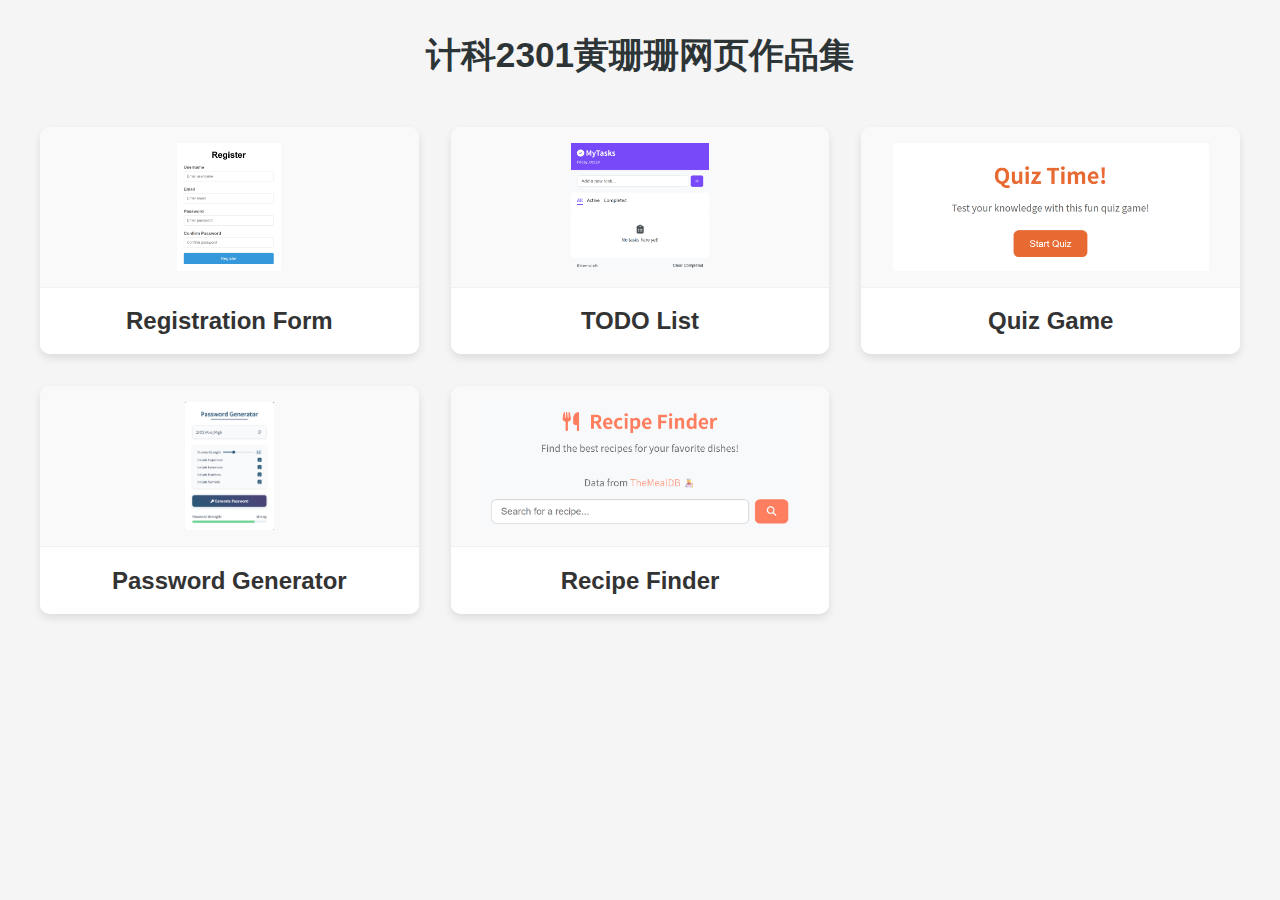
<file: index.html>
<!DOCTYPE html>
<html lang="en">
<head>
    <meta charset="UTF-8">
    <meta name="viewport" content="width=device-width, initial-scale=1.0">
    <title>网页作品集</title>
    <link rel="stylesheet" href="https://cdnjs.cloudflare.com/ajax/libs/font-awesome/6.7.2/css/all.min.css">
    <link rel="stylesheet" href="styles.css">
</head>
<body>
    <div class="container">
        <header>
            <h1>计科2301黄珊珊网页作品集</h1>
        </header>

        <div class="card-container">
            <!-- 注册表单 -->
            <div class="app-card" onclick="window.location.href='https://register-one-drab.vercel.app/'">
                <div class="app-screenshot">
                    <img src="photos/1.png" alt="Registration Form Screenshot">
                </div>
                <div class="app-name">
                    <h2>Registration Form</h2>
                </div>
            </div>

            <!-- 代办事项 -->
            <div class="app-card" onclick="window.location.href='https://todo-plum-ten-11.vercel.app/'">
                <div class="app-screenshot">
                    <img src="photos/2.png" alt="TODO List Screenshot">
                </div>
                <div class="app-name">
                    <h2>TODO List</h2>
                </div>
            </div>

            <!-- 测试题目 -->
            <div class="app-card" onclick="window.location.href='https://quiz-game-nine-alpha.vercel.app/'">
                <div class="app-screenshot">
                    <img src="photos/3.png" alt="Quiz Game Screenshot">
                </div>
                <div class="app-name">
                    <h2>Quiz Game</h2>
                </div>
            </div>

            <!-- 密码生成器 -->
            <div class="app-card" onclick="window.location.href='https://passward-generator-gilt.vercel.app/'">
                <div class="app-screenshot">
                    <img src="photos/4.png" alt="Password Generator Screenshot">
                </div>
                <div class="app-name">
                    <h2>Password Generator</h2>
                </div>
            </div>

            <!-- 菜谱搜索器 -->
            <div class="app-card" onclick="window.location.href='https://recipe-finder-beige-ten.vercel.app/'">
                <div class="app-screenshot">
                    <img src="photos/5.png" alt="Recipe Finder Screenshot">
                </div>
                <div class="app-name">
                    <h2>Recipe Finder</h2>
                </div>
            </div>
        </div>
    </div>
</body>
</html>
</file>
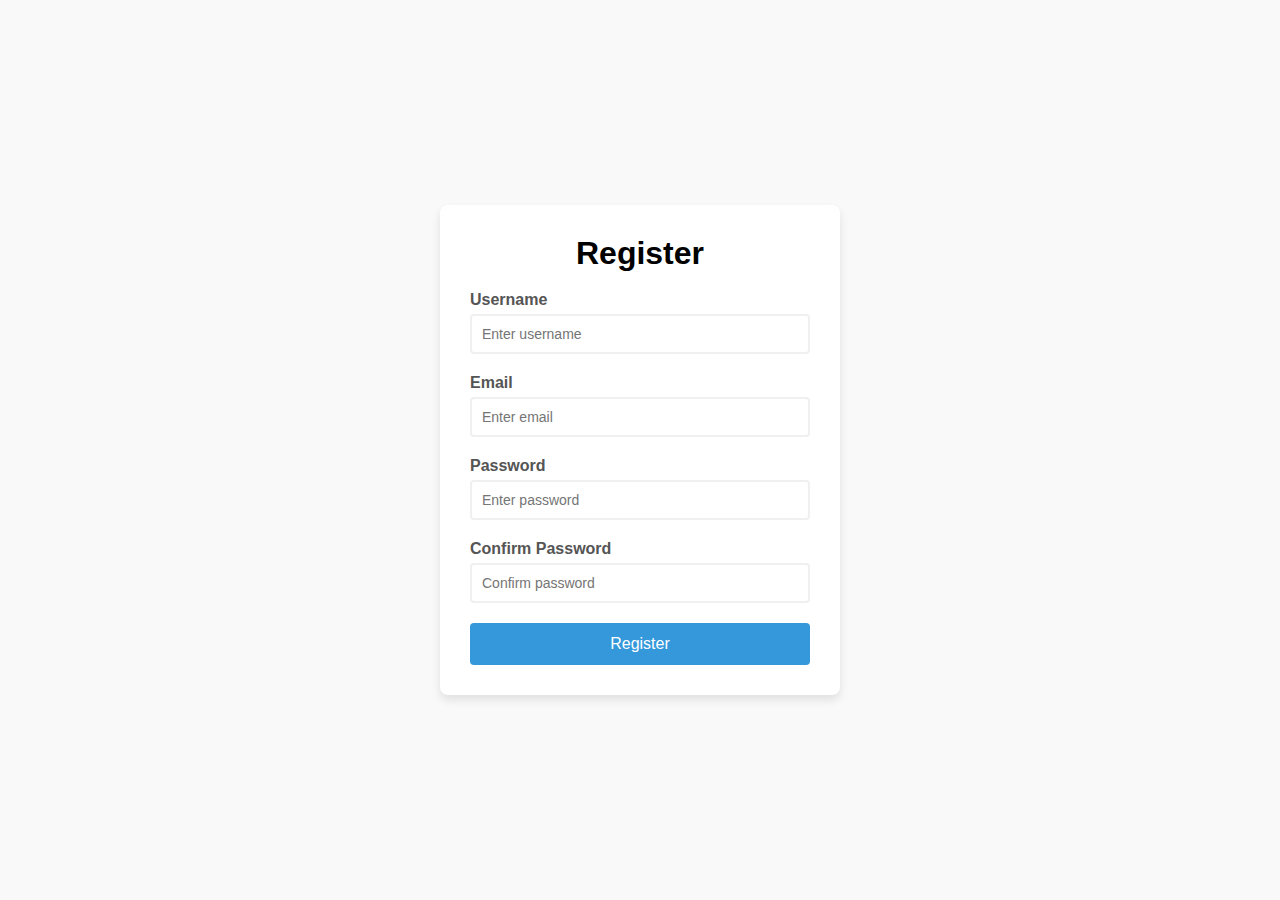
<file: 1register/index.html>
<!DOCTYPE html>
<html lang="en">
<head>
    <meta charset="UTF-8">
    <meta name="viewport" content="width=device-width, initial-scale=1.0">
    <title>New Form</title>
    <link rel="stylesheet" href="style.css"/>
</head>
<body>
    <div class ="container">
        <form id="registration-form">
            <h1>Register</h1>
            <div class="form-item">
                <label for="username">Username</label>
                <input type="text" id="username" name="username" placeholder="Enter username">
                <small></small>
            </div>
            <div class="form-item">
                <label for="email">Email</label>
                <input type="email" id="email" name="email" placeholder="Enter email">
                <small></small>
            </div>
            <div class="form-item">
                <label for="password">Password</label>
                <input type="password" id="password" name="password" placeholder="Enter password">
                <small></small>
            </div>
            <div class="form-item">
                <label for="confirm-password">Confirm Password</label>
                <input type="password" id="confirm-password" name="confirm-password" placeholder="Confirm password">
                <small></small>
            </div>
            <button type="submit">Register</button>

        </form>
        <div id="message"></div>
    </div>
    <script src="script.js"></script>
</body>
</html>
</file>
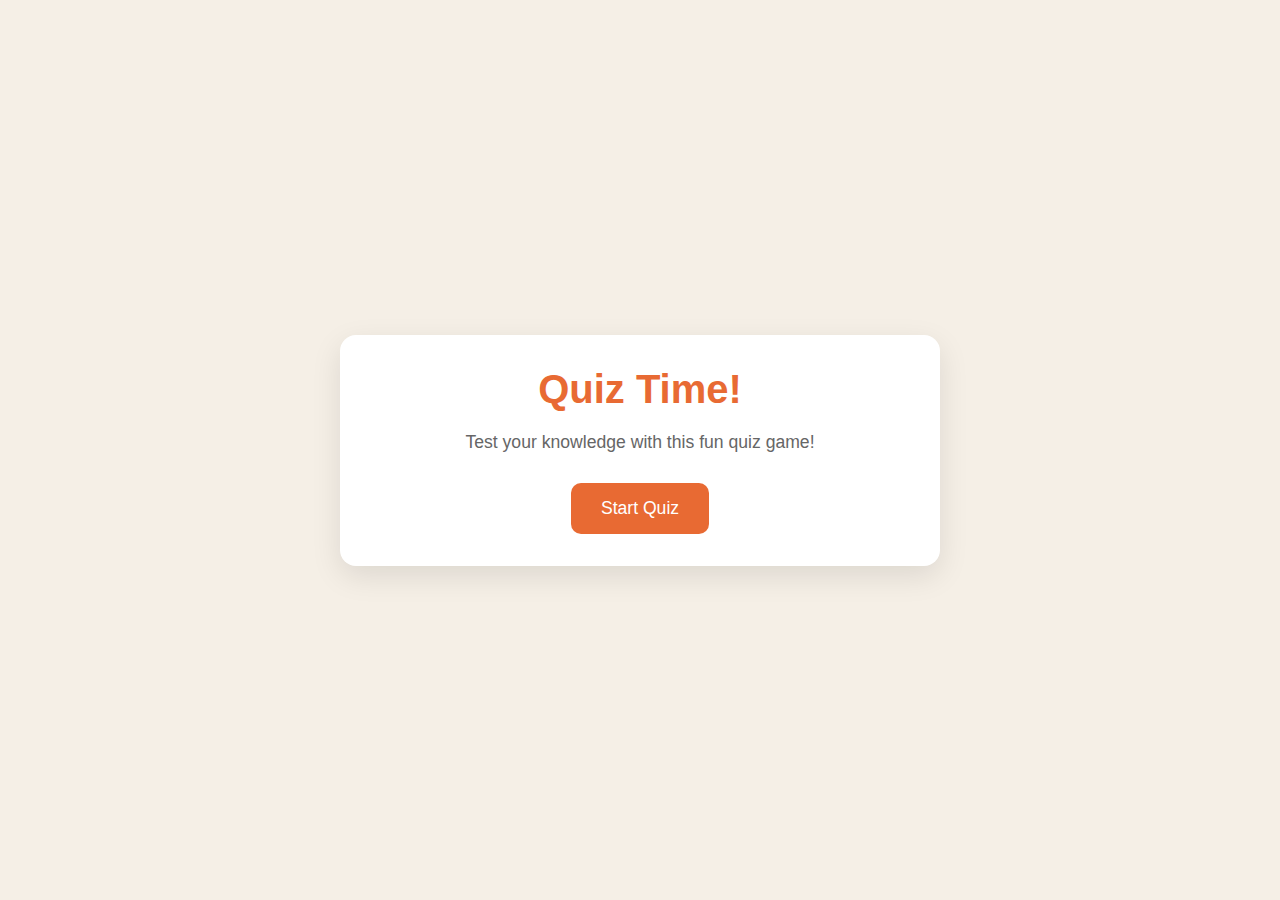
<file: 3Quiz Game/index.html>
<!DOCTYPE html>
<html lang="en">
<head>
    <meta charset="UTF-8">
    <meta name="viewport" content="width=device-width, initial-scale=1.0">
    <title>Quiz Game</title>
    <link rel="stylesheet" href="style.css">
</head>
<body>
    <div class ="container">
        <div class="screen active" id="start-screen">
            <h1>Quiz Time!</h1>
            <p>Test your knowledge with this fun quiz game!</p>
            <button id="start-btn">Start Quiz</button>
        </div>

        <div class="screen" id="quiz-screen">
            <div class ="quiz-header">
                <h2 id="question-text">Question goes here</h2>
                <div class ="quiz-info">
                    <p>Question <span id="current-question">1</span> of <span id="total-questions">5</span></p>
                    <p>Score: <span id="score">0</span></p>
                </div>
            </div>

            <div class ="answers-container" id="answers-container">
            </div>

            <div class ="progress-bar">
                <div class ="progress" id="progress"></div>
            </div>
        </div>

        <div class ="screen" id="result-screen">
            <h1>Quiz Result!</h1>
            <div class ="result-info">
                <p>Your final score is <span id="final-score">0</span> out of <span id="max-score">5</span></p>
                <div id="result-message" class ="result-message">
                    Good job!  
                </div>
            </div>
            <button id="restart-btn">Restart Quiz</button>
        </div>
    </div>
    <script src="script.js"></script>
</body>
</html>
</file>
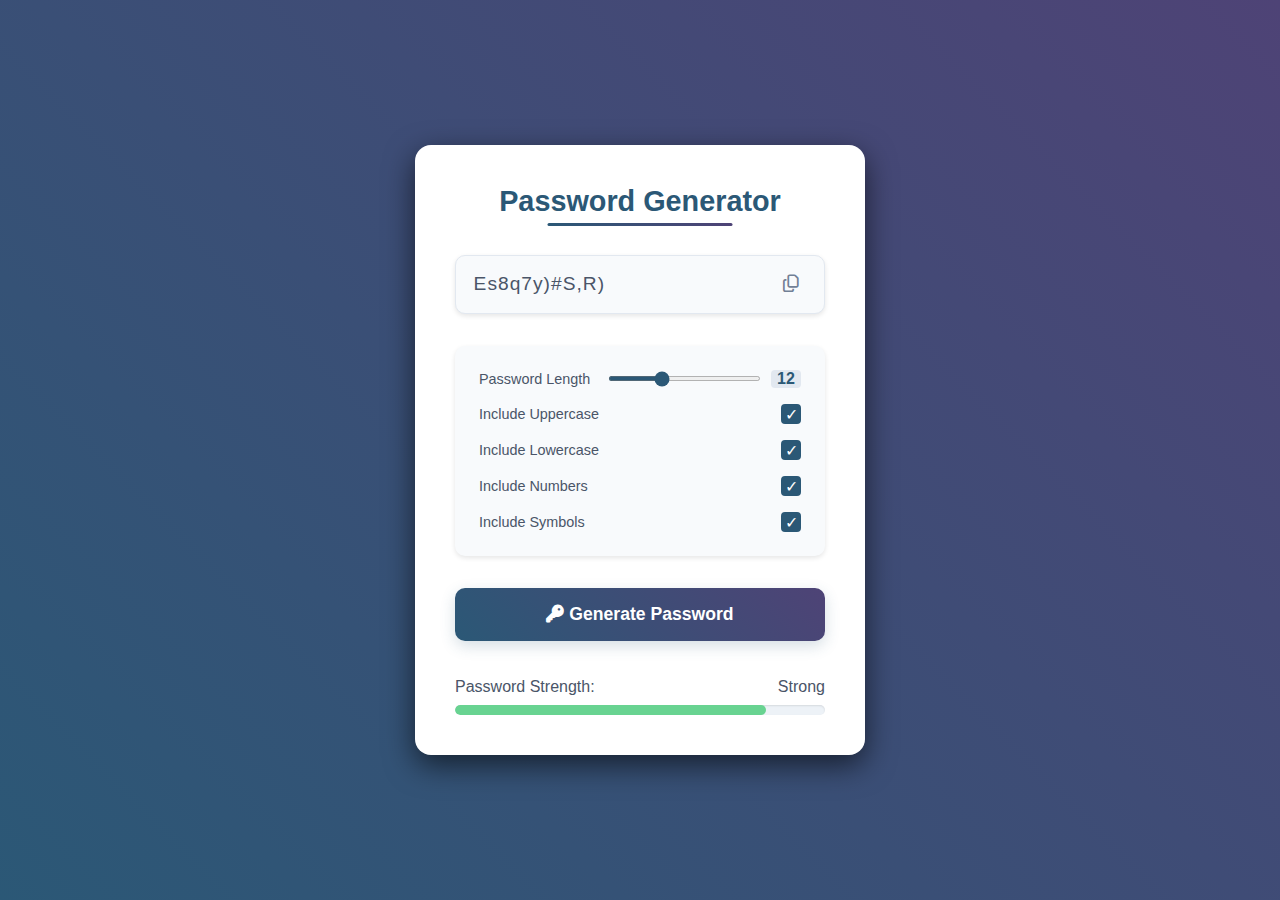
<file: 4passward generator/index.html>
<!DOCTYPE html>
<html lang="en">
<head>
    <meta charset="UTF-8">
    <meta name="viewport" content="width=device-width, initial-scale=1.0">
    <title>Password Generator</title>
    <link rel="stylesheet" href="style.css">
    <link rel="stylesheet" href="https://cdnjs.cloudflare.com/ajax/libs/font-awesome/6.7.2/css/all.min.css" integrity="sha512-Evv84Mr4kqVGRNSgIGL/F/aIDqQb7xQ2vcrdIwxfjThSH8CSR7PBEakCr51Ck+w+/U6swU2Im1vVX0SVk9ABhg==" crossorigin="anonymous" referrerpolicy="no-referrer" />
</head>
<body>
    <div class="container">
        <h1>Password Generator</h1>
        <div class="password-container">
            <input type="text" readonly id="password" />
            <i class="fa-regular fa-copy" id="copy-btn" title="Copy to clipboard"></i>
        </div>

        <div class="options">
            <div class="option">
                <label for="length">Password Length</label>
                <div class="range-container">
                    <input type="range" id="length" value="12" min="6" max="24" />
                    <span id="length-value">12</span>
                </div>
            </div>

            <div class="option">
                <label for="uppercase">Include Uppercase</label>
                <input type="checkbox" id="uppercase" checked/>
            </div>

            <div class="option">
                <label for="lowercase">Include Lowercase</label>
                <input type="checkbox" id="lowercase" checked>
            </div>

            <div class="option">
                <label for="numbers">Include Numbers</label>
                <input type="checkbox" id="numbers" checked>
            </div>

            <div class="option">
                <label for="symbols">Include Symbols</label>
                <input type="checkbox" id="symbols" checked>
            </div>

        </div>


        <button id="generate-btn">
            <i class="fa-solid fa-key"></i>
            Generate Password
        </button>

        <div class="strength-container">
            <p>Password Strength:<span id="strength-label">Medium</span></p>
            <div class="strength-meter">
                <div class="strength-bar"></div>
            </div>
        </div>
    </div>

    <script src="script.js"></script>
</body>
</html>
</file>
<file: styles.css>
* {
    margin: 0;
    padding: 0;
    box-sizing: border-box;
}

body {
    font-family: 'Arial', sans-serif;
    background-color: #f5f5f5;
    color: #333;
    padding: 2rem;
}

.container {
    max-width: 1200px;
    margin: 0 auto;
}

header {
    text-align: center;
    margin-bottom: 3rem;
}

header h1 {
    font-size: 2.2rem;
    margin-bottom: 0.8rem;
    color: #2d3436;
}

header p {
    font-size: 1.1rem;
    color: #636e72;
}

.card-container {
    display: grid;
    grid-template-columns: repeat(auto-fill, minmax(280px, 1fr));
    gap: 2rem;
}

.app-card {
    background-color: white;
    border-radius: 10px;
    overflow: hidden;
    box-shadow: 0 4px 8px rgba(0, 0, 0, 0.1);
    transition: transform 0.3s ease, box-shadow 0.3s ease;
    cursor: pointer;
}

.app-card:hover {
    transform: translateY(-5px);
    box-shadow: 0 8px 16px rgba(0, 0, 0, 0.15);
}

.app-screenshot {
    width: 100%;
    height: 160px;
    padding: 1rem;
    background-color: #f9f9f9;
    display: flex;
    align-items: center;
    justify-content: center;
}

.app-screenshot img {
    max-width: 100%;
    max-height: 100%;
    object-fit: contain;
    transition: transform 0.5s ease;
}

.app-card:hover .app-screenshot img {
    transform: scale(1.05);
}

.app-name {
    padding: 1.2rem 0;
    text-align: center;
    background-color: #ffffff;
    border-top: 1px solid #f1f1f1;
}

.app-name h3 {
    font-size: 1.1rem;
    color: #2d3436;
}

/* 响应式调整 */
@media (max-width: 768px) {
    .card-container {
        grid-template-columns: repeat(auto-fill, minmax(220px, 1fr));
    }
    
    .app-screenshot {
        height: 160px;
    }
    
    header h1 {
        font-size: 1.8rem;
    }
}

@media (max-width: 480px) {
    .card-container {
        grid-template-columns: 1fr;
    }
    
    body {
        padding: 1rem;
    }
}
</file>
<file: 1register/style.css>
*{
    margin: 0;
    padding: 0;
    box-sizing: border-box;
}

body{
    font-family: Arial, sans-serif;
    background-color: #f9f9f9;
    padding: 20px;
    display: flex;
    justify-content: center;
    align-items: center;
    min-height: 100vh;
}

.container{
    background-color: #fff;
    padding: 20px;
    border-radius: 8px;
    box-shadow: 0 5px 10px rgba(0,0,0,0.1);
    width: 100%;
    max-width: 400px;
    padding: 30px;
}

h1{
    text-align: center;
    margin-bottom: 20px;
    margin-bottom: 1.2rem;
}

.form-item{
    margin-bottom: 20px;
    position: relative;
}

.form-item label{
    display: block;
    margin-bottom: 5px;
    color: #555;
    font-weight: bold;
}

.form-item input{
    width: 100%;
    padding: 10px;
    border: 2px solid #f0f0f0;
    border-radius: 4px;
    display: block;
    font-size: 14px;
}

input:focus{
    border-color: #3498db;
    outline: none;
}

.form-item small{
    visibility: hidden;
    position: absolute;
    bottom: -18px;
    left: 0;
    font-size: 12px;
}

button[type="submit"]{
    background-color: #3498db;
    color: white;
    border: none;
    padding: 12px;
    border-radius: 4px;
    cursor: pointer;
    width: 100%;
    font-size: 1rem;
    display: block;
    margin-top: 20px;
}

button[type="submit"]:hover{
    background-color: #2980b9;
}

.form-item.error input{
    border-color: red;
}

.form-item.success input{
    border-color: green;
}

.form-item.error small{
    visibility: visible;
    color: red;
}
</file>
<file: 3Quiz Game/style.css>
*{
    margin: 0;
    padding: 0;
    box-sizing: border-box;
}

body {
    background-color: #f5efe6;
    display: flex;
    justify-content: center;
    align-items: center;
    min-height: 100vh;
    padding: 1rem;
    font-family: sans-serif;
}

.container {
    background-color: white;
    border-radius: 1rem;
    box-shadow: 0 10px 30px rgba(0, 0, 0, 0.1);
    width: 100%;
    max-width: 600px;
    overflow: hidden;
    position: relative;
}

.screen {
    display: none;
    padding: 2rem;
    text-align: center;
}

.screen.active {
    display: block; 
}

#start-screen h1{
    color: #e86a33;
    margin-bottom: 20px;
    font-size: 2.5rem;
}

#start-screen p{
    margin-bottom: 30px;
    font-size: 1.1rem;
    color: #666;
}

button {
    background-color: #e86a33;
    color: white;
    border: none;
    padding: 15px 30px;
    border-radius: 10px;
    font-size: 1.1rem;
    cursor: pointer;
    transition: background-color 0.3s;
}

button:hover {
    background-color: #d45b28;
}

.quiz-header{
    margin-bottom: 1rem;
}

#question-text {
    font-size: 1.5rem;
    margin-bottom: 1rem;
    color: #333;
}

.quiz-info{
    display: flex;
    justify-content: space-between;
    margin-bottom: 10px;
    color: #666;
}

.answers-container {
    display: flex;
    flex-direction: column;
    gap: 10px;
    margin-bottom: 20px;
}

.answers-container button {
    background-color: #f0f0f0;
    color: #333;
    border: 2px solid #e7b199;
    padding: 10px;
    border-radius: 8px;
    font-size: 1rem;
    text-align: left;
}

.answers-container button:hover {
    background-color: #f8f0e5;
}

.answers-container button.correct {
    background-color: #4CAF50;
    color: white;
    border-color: #45a049;
}

.answers-container button.incorrect {
    background-color: #d32f2f;
    color: white;
    border-color: #d32f2f;
}

.progress-bar {
    height: 10px;
    background-color: #f8f0e5;
    border-radius: 5px;
    overflow: hidden;
    margin-top: 20px;
}

.progress{
    height: 100%;
    background-color: #e86a33;
    width: 0%;
    transition: width 0.3s;
}

#result-screen h1{
    color: #e86a33;
    margin-bottom: 30px;
}

.result-info{
    background-color: #f8f0e5;
    padding: 20px;
    border-radius: 10px;
    margin-bottom: 30px;
}

.result-info p{
    font-size: 1.2rem;
    color: #333;
    margin-bottom: 1rem;
}

#result-message{
    font-size: 1.5rem;
    color: #e86a33;
    font-weight: 600;
}

@media (max-width: 500px) {
    .container {
        padding: 1rem;
    }

    #start-screen h1 {
        font-size: 2rem;
    }

    #question-text {
        font-size: 1.3rem;
    }

    .answer-btn{
        padding: 12px;
    }

    button {
        padding: 12px 25px;
        font-size: 1rem;
    }
}
</file>
<file: 4passward generator/style.css>
:root{
    --primary-color: #2b5876;
    --secondary-color: #4e4376;
    --weak-color:#fc8181;
    --medium-color: #fbd38d;
    --strong-color: #68d391;
}

*{
    margin: 0;
    padding: 0;
    box-sizing: border-box;
    font-family: sans-serif;
}

body{
    background: linear-gradient(45deg,var(--primary-color),var(--secondary-color));
    display: flex;
    justify-content: center;
    align-items: center;
    min-height: 100vh;
}

.container{
    background: #fff;
    padding: 2.5rem;
    border-radius: 1rem;
    box-shadow: 0 10px 30px rgba(0,0,0,0.6);
    width: 90%;
    max-width: 450px;
}

h1{
    text-align: center;
    margin-bottom: 1.8rem;
    color: var(--primary-color);
    font-size: 1.8rem;
    font-weight: 700;
    position: relative;
    padding-bottom: 0.5rem;
}

h1::after{
    content: "";
    position: absolute;
    bottom: 0;
    left: 50%;
    transform: translateX(-50%);
    width: 50%;
    height: 3px;
    background: linear-gradient(90deg,var(--primary-color),var(--secondary-color));
    border-radius: 3px;
}

.password-container{
    margin-bottom: 2rem;
    background-color: #f8fafc;
    border-radius: 10px;
    border: 1px solid #e2e8f0;
    overflow: hidden;
    box-shadow: 0 2px 5px rgba(0,0,0,0.1);
    display: flex;
    align-items: center;
    padding: 0 1rem 0 0;
    justify-content: space-between;
}

#password{
    flex: 1;
    border: none;
    outline: none;
    padding: 1.1rem;
    font-size: 1.2rem;
    background: transparent;
    color: #4a5568;
    width:100%;
    padding-right:50px;
    letter-spacing: 1px;
    border-radius:10px;
}

#copy-btn{
    color: #718096;
    border-radius: 50%;
    cursor: pointer;
    font-size: 1.1rem;
    transition: background 0.3s ease;
    width: 35px;
    height: 35px;
    display: flex;
    align-items: center;
    justify-content: center;
}

#copy-btn:hover{
    color:var(--primary-color);
}

.options{
    box-shadow: 0 2px 5px rgba(0,0,0,0.1);
    margin-bottom: 2rem;
    background-color: #f8fafc;
    padding: 1.5rem;
    border-radius: 10px;
}

.option{
    display: flex;
    align-items: center;
    margin-bottom: 1rem;
    justify-content: space-between;
}

.option:last-child{
    margin-bottom: 0;
}

.option label{
    font-size: 0.9rem;
    color: #4a5568;
    font-weight: 500;
}

.range-container{
    display: flex;
    align-items: center;
    gap: 10px;
    width: 60%;
}

#length-value{
    font-weight: 600;
    color:var(--primary-color);
    text-align: center;
    background: #e2e8f0;
    border-radius:4px;
    width: 30px;
}

input[type="range"]{
    accent-color: var(--primary-color);
    height: 5px;
    cursor: pointer;
    flex: 1;
}

input[type="checkbox"]{
    width: 20px;
    height: 20px;
    accent-color: var(--primary-color);
    cursor: pointer;
    border:2px solid var(--primary-color);
    border-radius:4px;
    appearance: none;
    outline: none;
    position: relative;
    transition:all 0.3s;
}

input[type="checkbox"]:checked{
    background: var(--primary-color);
}

input[type="checkbox"]:checked::after{
    content: "✓";
    position: absolute;
    top: 50%;
    left: 50%;
    transform: translate(-50%,-50%);
    color: #fff;
    font-size: 1rem;
}

button{
    width: 100%;
    padding: 1rem;
    border: none;
    outline: none;
    background: linear-gradient(45deg,var(--primary-color),var(--secondary-color));
    color: #fff;
    font-size: 1.1rem;
    font-weight: 600;
    border-radius: 10px;
    cursor: pointer;
    box-shadow: 0 5px 15px rgba(43,88,118,0.2);
    transition: all 0.3s;
    margin-bottom: 1.5rem;
}

button:hover{
    box-shadow: 0 8px 20px rgba(43,88,118,0.4);
    transform: translateY(-3px);
}

button:active{
    transform: translateY(0);
    box-shadow: 0 5px 15px rgba(43,88,118,0.2);
}

.strength-container{
    text-align: center;
    margin-top: 0.8rem;
}

.strength-container p{
    font-size: 1rem;
    color: #4a5568;
    font-weight: 500;
    margin-bottom: 0.6rem;
    justify-content: space-between;
    align-items: center;
    display: flex;
    gap: 10px;
}

.strength-label{
    color:var(--primary-color);
    font-weight:700;
}

.strength-meter{
    height: 10px;
    background: #edf2f7;
    border-radius: 5px;
    margin-top: 0.6rem;
    box-shadow: inset 0 1px 2px rgba(0,0,0,0.1);
    overflow: hidden;
}

.strength-bar{
    height: 100%;
    width:0;
    background-color: var(--weak-color);
    border-radius: 5px;
    transition: all 0.3s ease;
    min-width:5%;
}

@media (max-width: 768px){
    .container{
        width:95%;
        padding: 1.8rem;
    }

    h1{
        font-size: 1.6rem;
    }

    #password{
        font-size: 1rem;
    }

    button{
        font-size: 1rem;
        padding: 0.9rem;
    }

    .option label{
        font-size: 0.85rem;
    }
}
</file>
